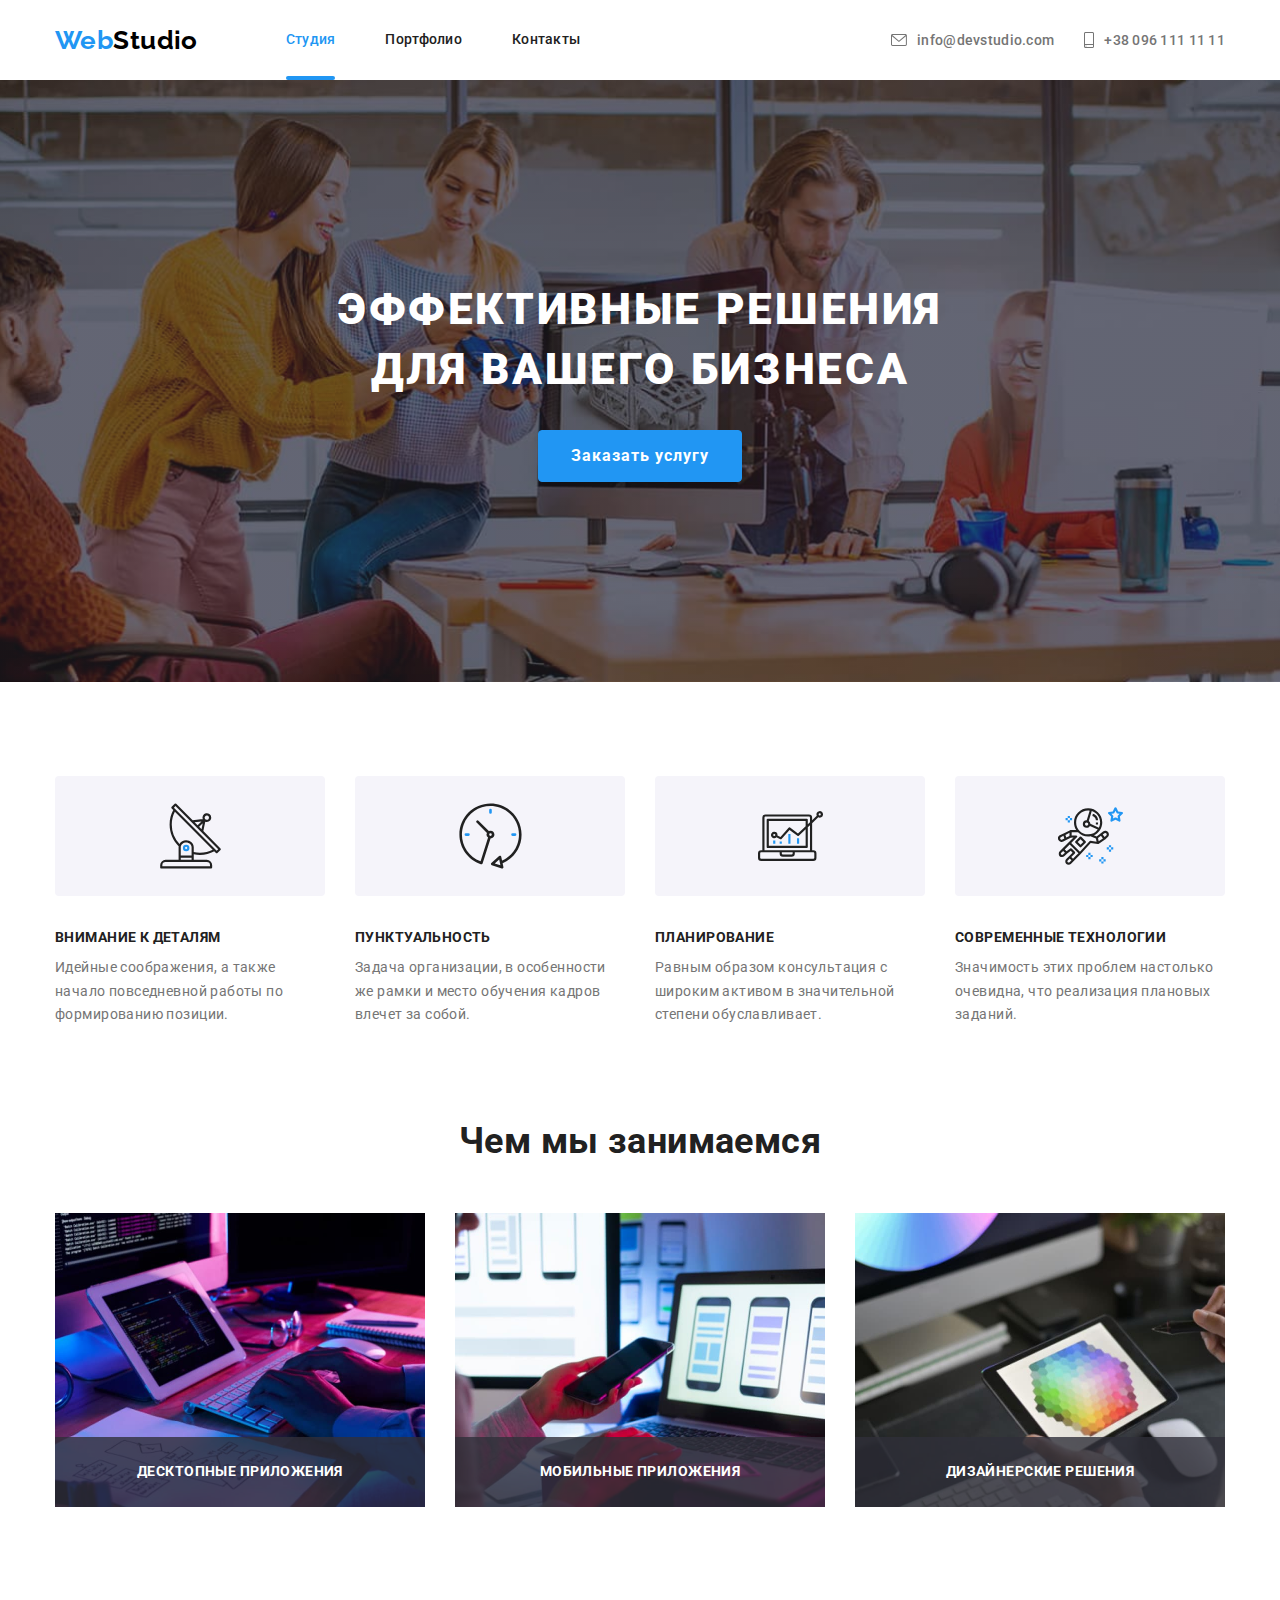
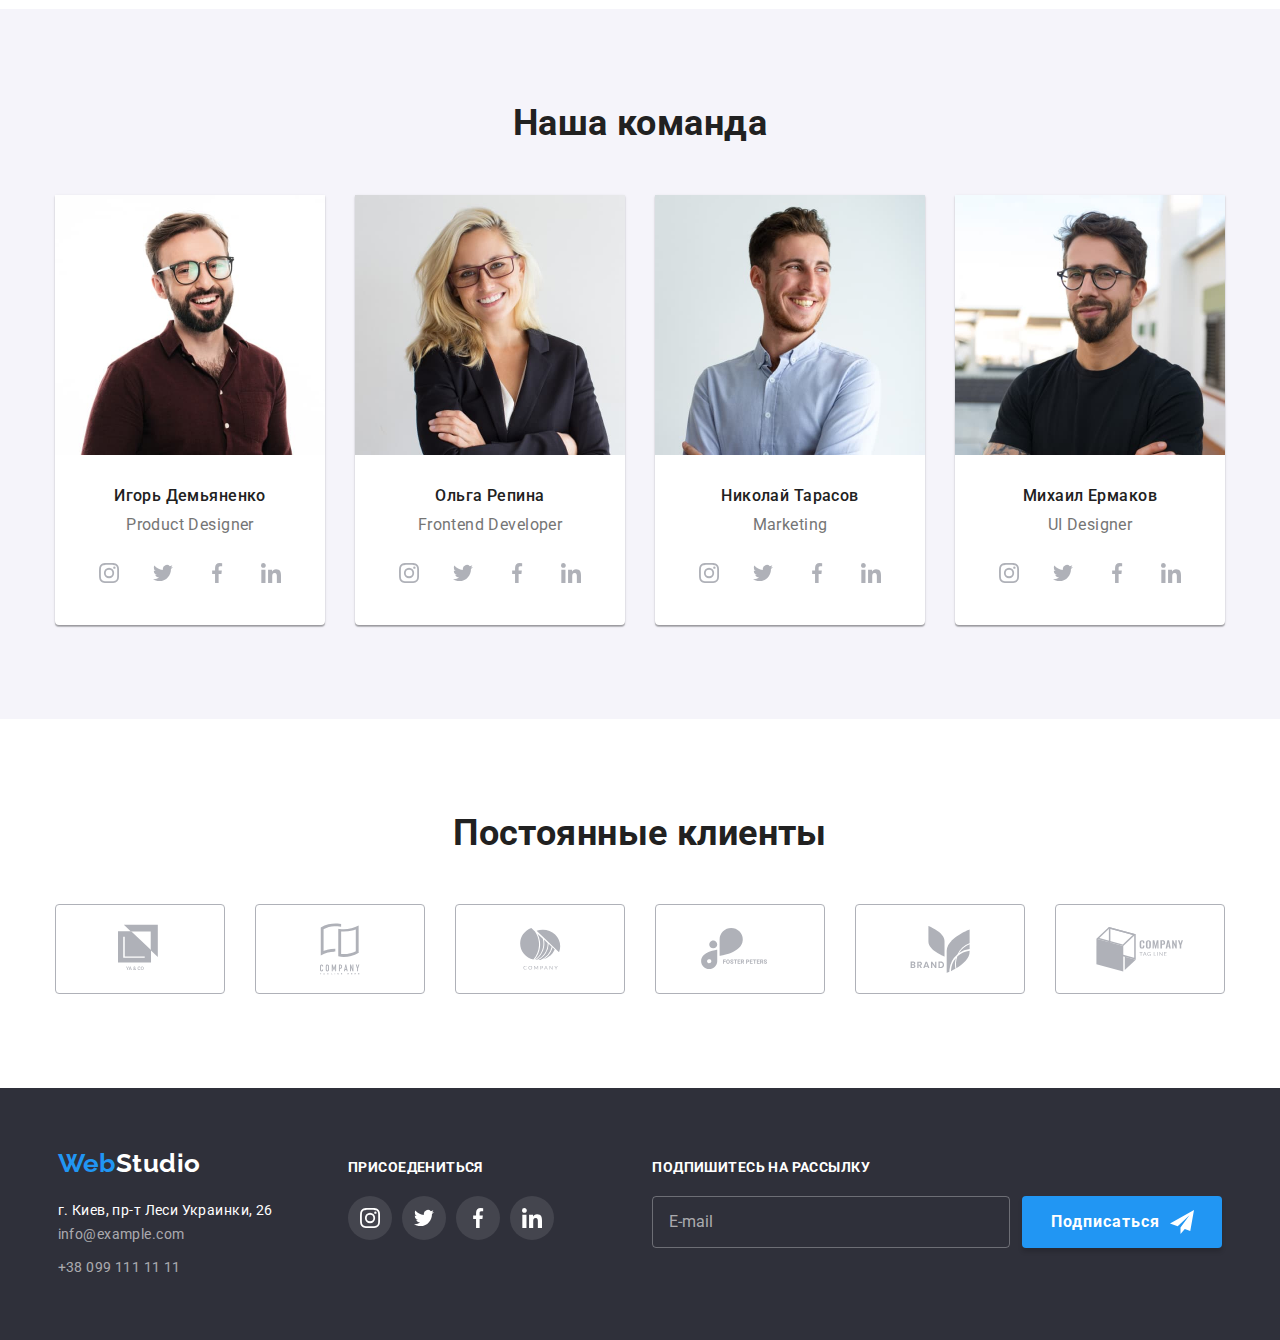
<file: index.html>
<!DOCTYPE html>
<html lang="en">

<head>
  <meta charset="UTF-8" />
  <meta name="viewport" content="width=device-width, initial-scale=1.0" />
  <link rel="stylesheet"
    href="https://cdnjs.cloudflare.com/ajax/libs/modern-normalize/1.0.0/modern-normalize.min.css" />
  <link rel="preconnect" href="https://fonts.gstatic.com" />
  <link
    href="https://fonts.googleapis.com/css2?family=Raleway:wght@700&family=Roboto:ital,wght@0,400;0,500;0,900;1,700&display=swap"
    rel="stylesheet" />
  <link rel="stylesheet" href="./css/main.min.css"/>
  <title>Home work</title>
</head>

<body>
  <header class="header index-no-line">
    <!--NAVIGATION-->
    <div class="container">
      <nav class="navigation">
        <a href="./index.html" class="webstudio">Web<span class="studio">Studio</span></a>
        <!-- Mobile menu  -->
        <button type="button" class="mobile-menu-button is-open" aria-expanded="false"
        data-menu-button aria-controls="menu-container">
          <svg 
          width="40" 
          height="40" 
          aria-label="Переключатель мобильного меню" class="mobile-button-icon">
            <use class="icon-close-menu" href="./img/sprite.svg#icon-close-menu"></use>
            <use class="icon-menu-line" href="./img/sprite.svg#icon-menu-line"></use>
          </svg>
        </button>
        <div class="mobile-menu mobile-menu-480" id="menu-container" data-menu>

          <ul class="nav-list list mobile-menu-list">
            <li class="mobile-menu-item mobile-menu-item-320">
              <a href="./index.html" lang="ru" class="navlink current">Студия</a>
            </li>
            <li class="mobile-menu-item mobile-menu-item-320">
              <a href="./portfolio.html" lang="ru" class="navlink">Портфолио</a>
            </li>
            <li class="mobile-menu-item mobile-menu-item-320">
              <a href="#" lang="ru" class="navlink">Контакты</a>
            </li>
          </ul>
          <div class="div">
          <ul class="nav-list-info list mobile-menu-list">
            
            <li class="mobile-item-contact mobile-item-contact-320">
              <a href="tel:+380961111111" class="mobile-link-contact">
                
                +38 096 111 11 11
              </a>
            </li>
            <li class="nav-item-info mobile-item-contact-320">
              <a href="mailto:info@devstudio.com" class="mobile-link-contact">
            
                info@devstudio.com</a>
            </li>
          </ul>
          <ul class="mobile-social-list list">
            <li class="mobile-social-item">
              <a href="#" class="mobile-social-link">Instagram</a>
            </li>
            <li class="mobile-social-item">
              <a href="#" class="mobile-social-link">Twitter</a>
            </li>
            <li class="mobile-social-item">
              <a href="#" class="mobile-social-link">Facebook</a>
            </li>
            <li class="mobile-social-item">
              <a href="#" class="mobile-social-link line-none">Linkedin</a>
            </li>
          </ul>
</div>
        </div>
            <!-- END MOBILE MENU -->
        <ul class="nav-list list header-list-mobile-none">
          <li class="nav-item">
            <a href="./index.html" lang="ru" class="navlink current">Студия</a>
          </li>
          <li class="nav-item">
            <a href="./portfolio.html" lang="ru" class="navlink">Портфолио</a>
          </li>
          <li class="nav-item">
            <a href="#" lang="ru" class="navlink">Контакты</a>
          </li>
        </ul>
      </nav>
      <ul class="nav-list-info list header-list-mobile-none">
        <li class="nav-item-info info-mail">
          <a href="mailto:info@devstudio.com" class="nav-info mail">
            <svg width="16" height="12" class="icon-envelope">
              <use href="./img/sprite.svg#icon-envelope"></use>
            </svg>
            info@devstudio.com</a>
        </li>
        <li class="nav-item-info">
          <a href="tel:+380961111111" class="nav-info">
            <svg width="10" height="16" class="icon-smartphone">
              <use href="./img/sprite.svg#icon-smartphone"></use>
            </svg>
            +38 096 111 11 11
          </a>
        </li>
      </ul>
    </div>
  </header>
  <main>
    <!--HERO-->
    <section class="main-hero">
      <div class="container hero">
        <div class="title-button">
          <h1 lang="ru" class="title-hero">
            ЭФФЕКТИВНЫЕ РЕШЕНИЯ ДЛЯ ВАШЕГО БИЗНЕСА
          </h1>
          <button type="button" lang="ru" class="hero-button" data-modal-open>
            Заказать услугу
          </button>
        </div>
      </div>
    </section>
    <!--CAPABILITIES-->
    <section class="capabilities">
      <div class="container">
        <h2 class="visually-hidden">Наши возможности</h2>
        <ul class="capabilities-list list">
          <li class="capabilities-item">
            <div class="icon-division">
              <svg width="65" height="70" class="icon-antenna">
                <use href="./img/sprite.svg#icon-antenna"></use>
              </svg>
            </div>
            <h3 lang="ru" class="capabilities-title">Внимание к деталям</h3>
            <p lang="ru">
              Идейные соображения, а также начало повседневной работы по
              формированию позиции.
            </p>
          </li>
          <li class="capabilities-item">
            <div class="icon-division">
              <svg width="65" height="70" class="icon-clock">
                <use href="./img/sprite.svg#icon-clock"></use>
              </svg>
            </div>
            <h3 lang="ru" class="capabilities-title">Пунктуальность</h3>
            <p lang="ru">
              Задача организации, в особенности же рамки и место обучения
              кадров влечет за собой.
            </p>
          </li>
          <li class="capabilities-item">
            <div class="icon-division">
              <svg width="65" height="70" class="icon-antenna">
                <use href="./img/sprite.svg#icon-diagram"></use>
              </svg>
            </div>
            <h3 lang="ru" class="capabilities-title">Планирование</h3>
            <p lang="ru">
              Равным образом консультация с широким активом в значительной
              степени обуславливает.
            </p>
          </li>
          <li class="capabilities-item">
            <div class="icon-division">
              <svg width="65" height="70" class="icon-astronaut">
                <use href="./img/sprite.svg#icon-astronaut"></use>
              </svg>
            </div>
            <h3 lang="ru" class="capabilities-title">
              Современные технологии
            </h3>
            <p lang="ru">
              Значимость этих проблем настолько очевидна, что реализация
              плановых заданий.
            </p>
          </li>
        </ul>
      </div>
    </section>
    <!--OUR OCCUPATION-->
    <section class="occupation">
      <div class="container">
        <h2 lang="ru" class="occupation-title">Чем мы занимаемся</h2>
        <ul class="occupation-list list">
          <li class="occupation-item">
            <div class="image-discription">
              <img src="./img/occupation/keyboard@2x.jpg" width="370" alt="клавиатура" />
              <div class="text-division">
                <p class="occupation-text">Десктопные приложения</p>
              </div>
            </div>
          </li>
          <li class="occupation-item">
            <div class="image-discription">
              <img src="./img/occupation/tele@2x.jpg" width="370" alt="телефон" />
              <div class="text-division">
                <p class="occupation-text">Мобильные приложения</p>
              </div>
            </div>
          </li>
          <li class="occupation-item">
            <div class="image-discription">
              <img src="./img/occupation/display@2x.jpg" width="370" alt="монитор" />
              <div class="text-division">
                <p class="occupation-text">Дизайнерские решения</p>
              </div>
            </div>
          </li>
        </ul>
      </div>
    </section>
    <!--OUR TEAM-->
    <section class="team">
      <div class="container">
        <h2 lang="ru" class="team-title">Наша команда</h2>
        <ul class="team-list list">
          <li class="team-list-item">
            <img srcset="./img/ourTeam/igor-270.jpg 270w,
                        ./img/ourTeam/igor-540.jpg 540w" 
                        src="./img/igor.jpg" alt="игорь" 
                        sizes="(min-width:1200px) 25vw, (min-width:768px) 50vw, 100vw"
            />
            <div class="name-position">
              <h3 lang="ru" class="team-member-name">Игорь Демьяненко</h3>
              <p lang="ru" class="team-member-position">Product Designer</p>
              <ul class="list-network list">
                <li class="item-network">
                  <a href="#" class="link-network">
                    <svg width="20" height="20" class="icon-network">
                      <use href="./img/sprite.svg#icon-instagram"></use>
                    </svg>
                  </a>
                </li>
                <li class="item-network">
                  <a href="#" class="link-network">
                    <svg width="20" height="20" class="icon-network">
                      <use href="./img/sprite.svg#icon-twitter"></use>
                    </svg>
                  </a>
                </li>
                <li class="item-network">
                  <a href="#" class="link-network">
                    <svg width="20" height="20" class="icon-network">
                      <use href="./img/sprite.svg#icon-facebook"></use>
                    </svg>
                  </a>
                </li>
                <li class="item-network">
                  <a href="#" class="link-network">
                    <svg width="20" height="20" class="icon-network">
                      <use href="./img/sprite.svg#icon-linkedin"></use>
                    </svg>
                  </a>
                </li>
              </ul>
            </div>
          </li>
          <li class="team-list-item">
            <img srcset="./img/ourTeam/Olga-270.jpg 270w,
                                    ./img/ourTeam/olga-540.jpg 540w" src="./img/Olga-270.jpg" alt="Ольга"
              sizes="(min-width:1200px) 25vw, (min-width:768px) 50vw, 100vw" />
            <div class="name-position">
              <h3 lang="ru" class="team-member-name">Ольга Репина</h3>
              <p lang="ru" class="team-member-position">Frontend Developer</p>
              <ul class="list-network list">
                <li class="item-network">
                  <a href="#" class="link-network">
                    <svg width="20" height="20" class="icon-network">
                      <use href="./img/sprite.svg#icon-instagram"></use>
                    </svg>
                  </a>
                </li>
                <li class="item-network">
                  <a href="#" class="link-network">
                    <svg width="20" height="20" class="icon-network">
                      <use href="./img/sprite.svg#icon-twitter"></use>
                    </svg>
                  </a>
                </li>
                <li class="item-network">
                  <a href="#" class="link-network">
                    <svg width="20" height="20" class="icon-network">
                      <use href="./img/sprite.svg#icon-facebook"></use>
                    </svg>
                  </a>
                </li>
                <li class="item-network">
                  <a href="#" class="link-network">
                    <svg width="20" height="20" class="icon-network">
                      <use href="./img/sprite.svg#icon-linkedin"></use>
                    </svg>
                  </a>
                </li>
              </ul>
            </div>
          </li>
          <li class="team-list-item">
            <img srcset="./img/ourTeam/Nikolay-270.jpg 270w,
                                    ./img/ourTeam/nikolay-540.jpg 540w" src="./img/Nikolay-270.jpg" alt="Николай"
              sizes="(min-width:1200px) 25vw, (min-width:768px) 50vw, 100vw" />
            <div class="name-position">
              <h3 lang="ru" class="team-member-name">Николай Тарасов</h3>
              <p class="team-member-position">Marketing</p>
              <ul class="list-network list">
                <li class="item-network">
                  <a href="#" class="link-network">
                    <svg width="20" height="20" class="icon-network">
                      <use href="./img/sprite.svg#icon-instagram"></use>
                    </svg>
                  </a>
                </li>
                <li class="item-network">
                  <a href="#" class="link-network">
                    <svg width="20" height="20" class="icon-network">
                      <use href="./img/sprite.svg#icon-twitter"></use>
                    </svg>
                  </a>
                </li>
                <li class="item-network">
                  <a href="#" class="link-network">
                    <svg width="20" height="20" class="icon-network">
                      <use href="./img/sprite.svg#icon-facebook"></use>
                    </svg>
                  </a>
                </li>
                <li class="item-network">
                  <a href="#" class="link-network">
                    <svg width="20" height="20" class="icon-network">
                      <use href="./img/sprite.svg#icon-linkedin"></use>
                    </svg>
                  </a>
                </li>
              </ul>
            </div>
          </li>
          <li class="team-list-item">
            <img srcset="./img/ourTeam/Mihail-270.jpg 270w,
                                    ./img/ourTeam/Mihail-540.jpg 540w" src="./img/Mihail-270.jpg" alt="Михаил"
              sizes="(min-width:1200px) 25vw, (min-width:768px) 50vw, 100vw" />
            <div class="name-position">
              <h3 lang="ru" class="team-member-name">Михаил Ермаков</h3>
              <p class="team-member-position">UI Designer</p>
              <ul class="list-network list">
                <li class="item-network">
                  <a href="#" class="link-network">
                    <svg width="20" height="20" class="icon-network">
                      <use href="./img/sprite.svg#icon-instagram"></use>
                    </svg>
                  </a>
                </li>
                <li class="item-network">
                  <a href="#" class="link-network">
                    <svg width="20" height="20" class="icon-network">
                      <use href="./img/sprite.svg#icon-twitter"></use>
                    </svg>
                  </a>
                </li>
                <li class="item-network">
                  <a href="#" class="link-network">
                    <svg width="20" height="20" class="icon-network">
                      <use href="./img/sprite.svg#icon-facebook"></use>
                    </svg>
                  </a>
                </li>
                <li class="item-network">
                  <a href="#" class="link-network">
                    <svg width="20" height="20" class="icon-network">
                      <use href="./img/sprite.svg#icon-linkedin"></use>
                    </svg>
                  </a>
                </li>
              </ul>
            </div>
          </li>
        </ul>
      </div>
    </section>
    <!-- ====================CLIENTS============ -->
    <section class="clients">
      <div class="container">
        <h2 class="team-title">Постоянные клиенты</h2>
        <ul class="list-clients list">
          <li class="item-clients">
            <a href="#" class="link-clients">
              <svg width="44" height="50" class="icon-clients">
                <use href="./img/sprite.svg#icon-yago"></use>
              </svg>
            </a>
          </li>
          <li class="item-clients">
            <a href="#" class="link-clients">
              <svg width="40" height="52" class="icon-clients">
                <use href="./img/sprite.svg#icon-tagline"></use>
              </svg>
            </a>
          </li>
          <li class="item-clients">
            <a href="#" class="link-clients">
              <svg width="41" height="42" class="icon-clients">
                <use href="./img/sprite.svg#icon-company"></use>
              </svg>
            </a>
          </li>
          <li class="item-clients">
            <a href="#" class="link-clients">
              <svg width="79" height="42" class="icon-clients">
                <use href="./img/sprite.svg#icon-foster"></use>
              </svg>
            </a>
          </li>
          <li class="item-clients">
            <a href="#" class="link-clients">
              <svg width="60" height="47" class="icon-clients">
                <use href="./img/sprite.svg#icon-brand"></use>
              </svg>
            </a>
          </li>
          <li class="item-clients">
            <a href="#" class="link-clients">
              <svg width="88" height="45" class="icon-clients">
                <use href="./img/sprite.svg#icon-comtag"></use>
              </svg>
            </a>
          </li>
        </ul>
      </div>
    </section>
  </main>      
  <!-- FOOTER -->
  <footer class="footer">
    <div class="container">
      <div class="studio-adress">
        <a href="./index.html" class="webstudio footer-logo">Web<span class="footer-studio">Studio</span></a>
        <address class="address">
          <p class="company-address">г. Киев, пр-т Леси Украинки, 26</p>
          <ul class="footer-list list">
            <li class="address-list-item">
              <a href="mailto:info@example.com" class="contact-info">info@example.com</a>
            </li>
            <li class="address-list-item">
              <a href="tel:+380991111111" class="contact-info">+38 099 111 11 11</a>
            </li>
          </ul>
        </address>
      </div>
      <div class="join">
        <h3 class="join-title">присоедениться</h3>
        <ul class="list-join list">
          <li class="item-join">
            <a href="#" class="link-join">
              <svg width="20" height="20" class="join-network">
                <use href="./img/sprite.svg#icon-instagram"></use>
              </svg>
            </a>
          </li>
          <li class="item-join">
            <a href="#" class="link-join">
              <svg width="20" height="20" class="join-network">
                <use href="./img/sprite.svg#icon-twitter"></use>
              </svg>
            </a>
          </li>
          <li class="item-join">
            <a href="#" class="link-join">
              <svg width="20" height="20" class="join-network">
                <use href="./img/sprite.svg#icon-facebook"></use>
              </svg>
            </a>
          </li>
          <li class="item-join">
            <a href="#" class="link-join">
              <svg width="20" height="20" class="join-network">
                <use href="./img/sprite.svg#icon-linkedin"></use>
              </svg>
            </a>
          </li>
        </ul>
      </div>
      <div class="subscribe-div">
        <h3 class="join-title">Подпишитесь на рассылку</h3>
        <form class="form-subscribe">
          <input type="email" name="email" placeholder="E-mail" class="subscribe-input">
          <button type="submit" class="subscribe-button">Подписаться
            <svg width="24" height="24" class="icon-plaine">
              <use href="./img/sprite.svg#icon-plaine"></use>
            </svg>

          </button>
        </form>
      </div>
    </div>
  </footer>
  <!-- BACK-PAGE -->
  <div class="back-page is-hidden" data-modal>
    <div class="modal">
        <button type="button" class="modal-button" data-modal-close>
          <svg width="11" height="11">
            <use href="./img/sprite.svg#icon-Vector"></use>
          </svg>

        </button>
      
      <div class="form-blank">
        <h2 class="form-title">Оставьте свои данные, мы вам перезвоним</h2>
        <form class="form-blank">

          <label class="label-blank" for="name-input">Имя</label>
          <div class="relative-input">
            <input type="text" name="name" class="blank-input" id="name-input">
            <svg width="18" height="18" class="icon-blank">
              <use href="./img/sprite.svg#icon-person">
              </use>
            </svg>
          </div>


          <label class="label-blank" for="tel-input">Телефон</label>
          <div class="relative-input">
            <input type="tel" name="tel" class="blank-input" id="tel-input">
            <svg width="18" height="18" class="icon-blank">
              <use href="./img/sprite.svg#icon-phone-black"></use>
            </svg>
          </div>

          <label class="label-blank" for="email-input">Почта</label>
          <div class="relative-input">
            <input type="email" name="email" class="blank-input" id="email-input">
            <svg width="18" height="18" class="icon-blank">
              <use href="./img/sprite.svg#icon-email-black"></use>
            </svg>
          </div>


          <label for="textarea" class="label-blank">Комментарий</label>
          <textarea name="area" id="textarea" class="text-area" placeholder="Введите текст"></textarea>
          <div class="policy-div">
            <input type="checkbox" name="policy" class="checkbox-policy" id="policy-label">
            <label class="policy-label" for="policy-label">
              Соглашаюсь с рассылкой и принимаю
              <a href="#" class="policy-link">Условия договора</a>
            </label>
          </div>
          <button type="submit" class="button-blank">Отправить</button>
        </form>

      </div>
    </div>
  </div>

  <script src="./js/modal.js"></script>
  <script src="./js/menu.js"></script>
</body>

</html>
</file>
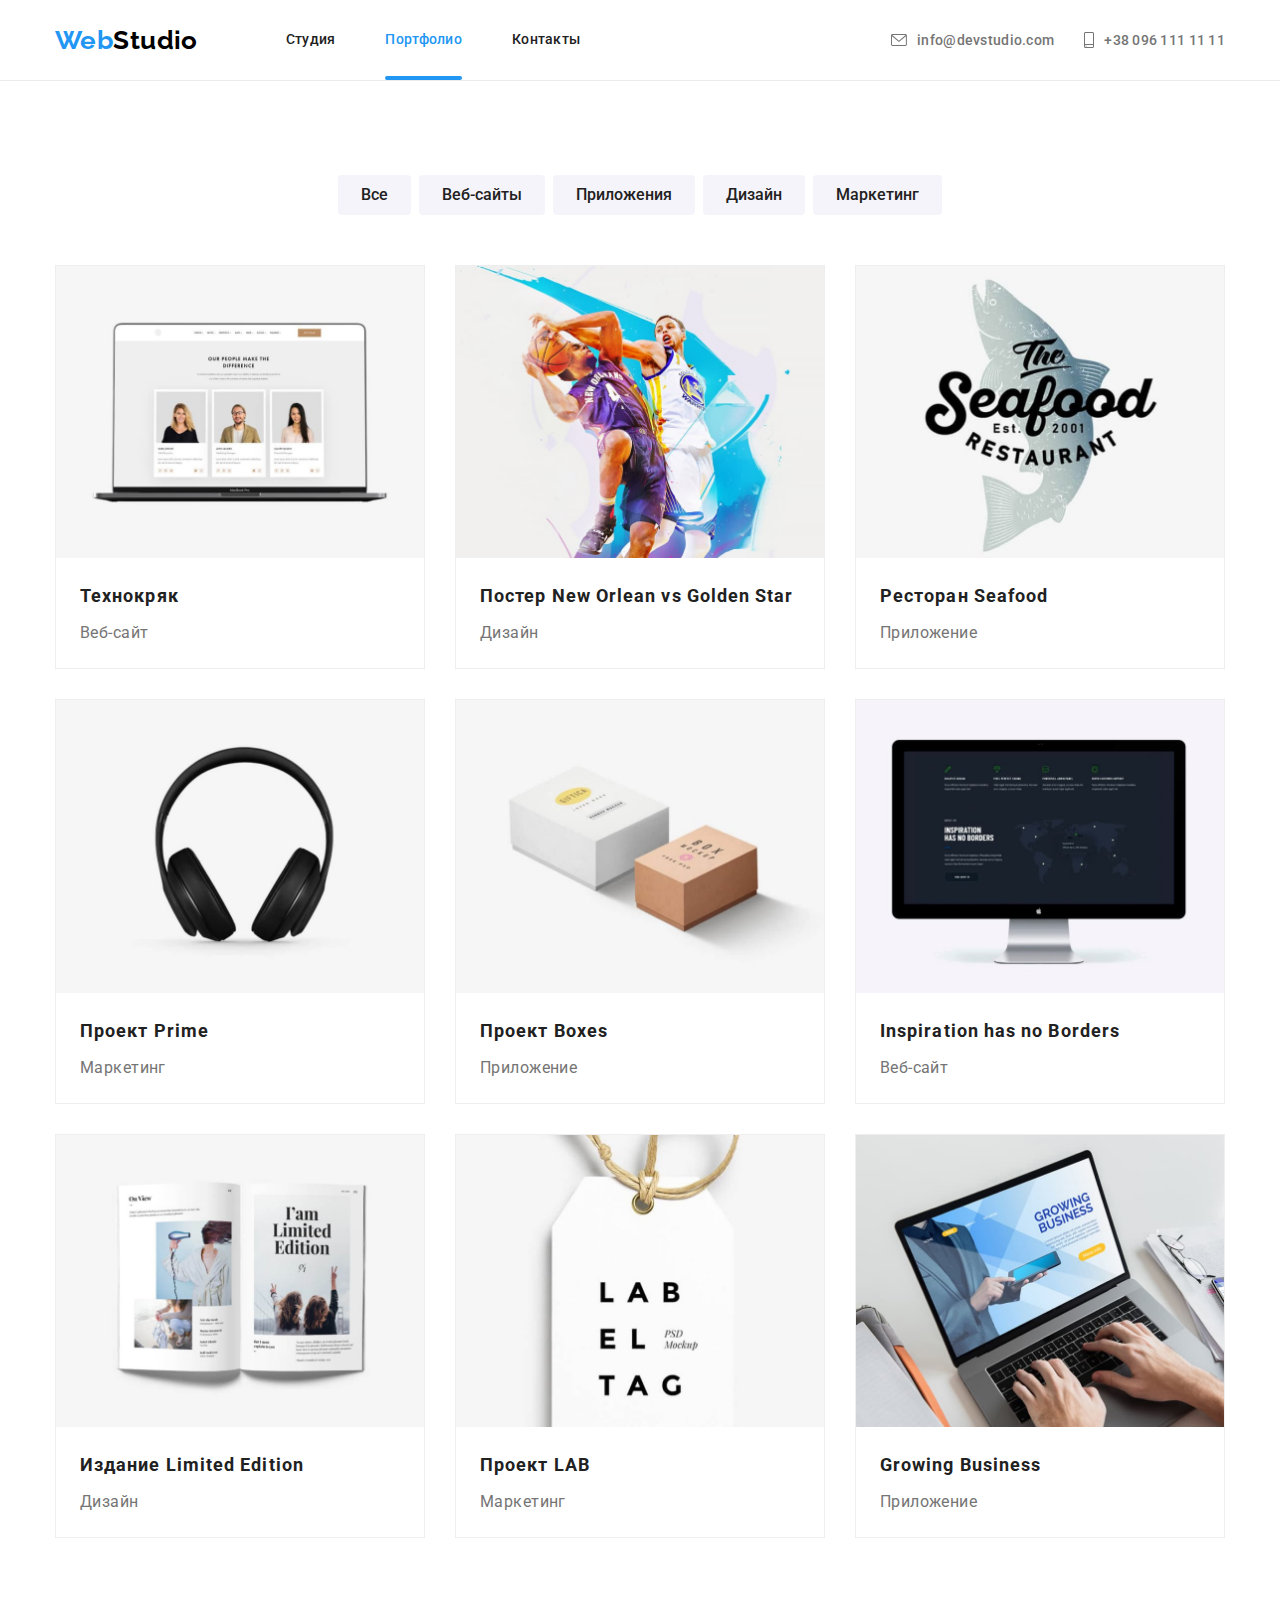
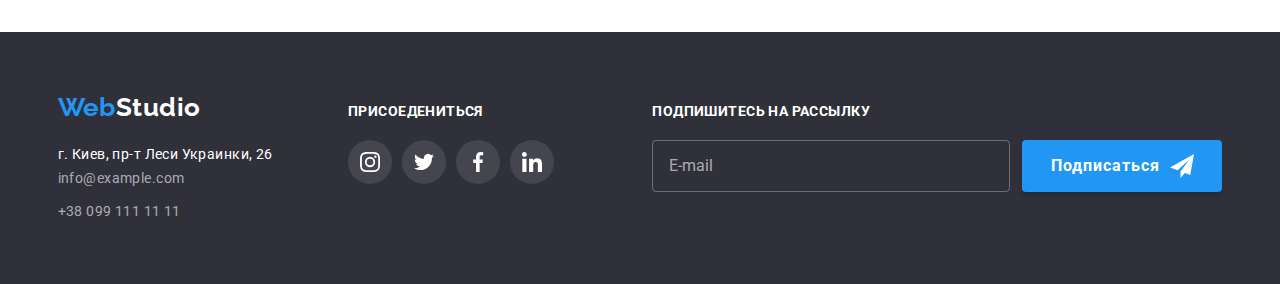
<file: portfolio.html>
<!DOCTYPE html>
<html lang="en">
  <head>
    <meta charset="UTF-8" />
    <meta name="viewport" content="width=device-width, initial-scale=1.0" />
    <link
      rel="stylesheet"
      href="https://cdnjs.cloudflare.com/ajax/libs/modern-normalize/1.0.0/modern-normalize.min.css"
    />
    <link rel="preconnect" href="https://fonts.gstatic.com" />
    <link
      href="https://fonts.googleapis.com/css2?family=Raleway:wght@700&family=Roboto:ital,wght@0,400;0,500;0,900;1,700&display=swap"
      rel="stylesheet"
    />
    <link rel="stylesheet" href="./css/portfoliosPage.min.css" />
    <title>PORTFOLIO</title>
  </head>

  <body >
    <header class="header">
      <!--NAVIGATION-->
      <div class="container">
        <nav class="navigation">
          <a href="./index.html" class="webstudio"
            >Web<span class="studio">Studio</span></a
          >
          <!-- Mobile menu  -->
          <button type="button" class="mobile-menu-button is-open" aria-expanded="false" data-menu-button
            aria-controls="menu-container">
            <svg width="40" height="40" aria-label="Переключатель мобильного меню" class="mobile-button-icon">
              <use class="icon-close-menu" href="./img/sprite.svg#icon-close-menu"></use>
              <use class="icon-menu-line" href="./img/sprite.svg#icon-menu-line"></use>
            </svg>
          </button>
          <div class="mobile-menu" id="menu-container" data-menu>
          
            <ul class="nav-list list mobile-menu-list">
              <li class="mobile-menu-item">
                <a href="./index.html" lang="ru" class="navlink ">Студия</a>
              </li>
              <li class="mobile-menu-item">
                <a href="./portfolio.html" lang="ru" class="navlink current">Портфолио</a>
              </li>
              <li class="mobile-menu-item">
                <a href="#" lang="ru" class="navlink">Контакты</a>
              </li>
            </ul>
            <ul class="nav-list-info list mobile-menu-list">
          
              <li class="mobile-item-contact">
                <a href="tel:+380961111111" class="mobile-link-contact">
          
                  +38 096 111 11 11
                </a>
              </li>
              <li class="nav-item-info">
                <a href="mailto:info@devstudio.com" class="mobile-link-contact">
          
                  info@devstudio.com</a>
              </li>
            </ul>
            <ul class="mobile-social-list list">
              <li class="mobile-social-item">
                <a href="#" class="mobile-social-link">Instagram</a>
              </li>
              <li class="mobile-social-item">
                <a href="#" class="mobile-social-link">Twitter</a>
              </li>
              <li class="mobile-social-item">
                <a href="#" class="mobile-social-link">Facebook</a>
              </li>
              <li class="mobile-social-item">
                <a href="#" class="mobile-social-link line-none">Linkedin</a>
              </li>
            </ul>
          
          </div>
          <!-- END MOBILE MENU -->
          <ul class="nav-list list header-list-mobile-none">
            <li class="nav-item">
              <a href="./index.html" lang="ru" class="navlink">Студия</a>
            </li>
            <li class="nav-item">
              <a href="./portfolio.html" lang="ru" class="navlink current"
                >Портфолио</a
              >
            </li>
            <li class="nav-item">
              <a href="#" lang="ru" class="navlink">Контакты</a>
            </li>
          </ul>
        </nav>
        <ul class="nav-list-info list header-list-mobile-none">
          <li class="nav-item-info info-mail">
            <a href="mailto:info@devstudio.com" class="nav-info mail">
              <svg width="16" height="12" class="icon-envelope">
                <use href="./img/sprite.svg#icon-envelope"></use>
              </svg>
              info@devstudio.com</a
            >
          </li>
          <li class="nav-item-info">
            <a href="tel:+380961111111" class="nav-info">
              <svg width="10" height="16" class="icon-smartphone">
                <use href="./img/sprite.svg#icon-smartphone"></use>
              </svg>
              +38 096 111 11 11
            </a>
          </li>
        </ul>
      </div>
    </header>
    <main>
      <!-- GALLERY -->
      <section class="gallery">
        <div class="container">
          <!-- BUTTON GALLERY -->
          <ul class="button-list list">
            <li class="button-items">
              <button type="button" class="portfolio-button">Все</button>
            </li>
            <li class="button-items">
              <button type="button" class="portfolio-button">Веб-сайты</button>
            </li>
            <li class="button-items">
              <button type="button" class="portfolio-button">Приложения</button>
            </li>
            <li class="button-items">
              <button type="button" class="portfolio-button">Дизайн</button>
            </li>
            <li class="button-items">
              <button type="button" class="portfolio-button">Маркетинг</button>
            </li>
          </ul>
          <!-- =============CARD LIST=========== -->
          <div class="card-division">
          <ul class="portfolio-card-list list">
            <li class="portfolio-card-item ">
              <a href="#" class="portfolio-link">
                <div class="portfoilio-card-img">
                <img
                  srcset="./img/portfolio/laptop-370.jpg 370w, 
                          ./img/portfolio/laptop-740.jpg 740w" 
                  src="./img/portfolio/laptop-340.jpg"
                  alt="ноутбук"
                  sizes="(min-width:1200px) 35vw, (min-width:768px) 50vw, 100vw"
                />
                <div class="card-overlay">
                  <p class="overlay-text">Технокряк это современная площадка распространения коронавируса. Компании используют эту платформу для цифрового
                  шпионажа и атак на защищённые сервера конкурентов.</p>
                </div>
                </div>
                <div class="card-title-text">
                  <h2 class="card-title">Технокряк</h2>
                  <p class="card-text">Веб-сайт</p>
                </div></a
              >
            </li>
            <li class="portfolio-card-item">
              <a href="#" class="portfolio-link">
                <div class="portfoilio-card-img">
                <img srcset="./img/portfolio/basketball-370.jpg 370w, 
                             ./img/portfolio/basketball-740.jpg 740w" 
                        src="./img/portfolio/basketball-340.jpg" alt="баскетбол"
                  sizes="(min-width:1200px) 35vw, (min-width:768px) 50vw, 100vw" />
                <div class="card-overlay">
                  <p class="overlay-text">Технокряк это современная площадка распространения коронавируса. Компании используют эту
                    платформу для цифрового
                    шпионажа и атак на защищённые сервера конкурентов.</p>
                </div>
                </div>
                <div class="card-title-text">
                  <h2 class="card-title">Постер New Orlean vs Golden Star</h2>
                  <p class="card-text">Дизайн</p>
                </div></a
              >
            </li>
            <li class="portfolio-card-item">
              <a href="#" class="portfolio-link">
                <div class="portfoilio-card-img">
              <img srcset="./img/portfolio/seafood-370.jpg 370w,
                           ./img/portfolio/seafood-740.jpg 740w" 
                           src="./img/portfolio/seafood-370.jpg"
                           alt="баскетбол" 
                           sizes="(min-width:1200px) 35vw, (min-width:768px) 50vw, 100vw" />
                <div class="card-overlay">
                  <p class="overlay-text">Технокряк это современная площадка распространения коронавируса. Компании используют эту
                    платформу для цифрового
                    шпионажа и атак на защищённые сервера конкурентов.</p>
                </div>
                </div>
                <div class="card-title-text">
                  <h2 class="card-title">Ресторан Seafood</h2>
                  <p class="card-text">Приложение</p>
                </div></a
              >
            </li>
            <li class="portfolio-card-item">
              <a href="#" class="portfolio-link">
                <div class="portfoilio-card-img">
                <img srcset="./img/portfolio/headphones-370.jpg 370w,
                  ./img/portfolio/headphones-740.jpg 740w" src="./img/portfolio/headphones-370.jpg" alt="наушники"
                  sizes="(min-width:1200px) 35vw, (min-width:768px) 50vw, 100vw" />
                <div class="card-overlay">
                  <p class="overlay-text">Технокряк это современная площадка распространения коронавируса. Компании используют эту
                    платформу для цифрового
                    шпионажа и атак на защищённые сервера конкурентов.</p>
                </div>
                </div>
                <div class="card-title-text">
                  <h2 class="card-title">Проект Prime</h2>
                  <p class="card-text">Маркетинг</p>
                </div></a
              >
            </li>
            <li class="portfolio-card-item">
              <a href="#" class="portfolio-link">
                <div class="portfoilio-card-img">
                <img srcset="./img/portfolio/box-370.jpg 370w,
                                  ./img/portfolio/box-740.jpg 740w" src="./img/portfolio/box-370.jpg" alt="коробки"
                  sizes="(min-width:1200px) 35vw, (min-width:768px) 50vw, 100vw" />
                <div class="card-overlay">
                  <p class="overlay-text">Технокряк это современная площадка распространения коронавируса. Компании используют эту
                    платформу для цифрового
                    шпионажа и атак на защищённые сервера конкурентов.</p>
                </div>
                </div>
                <div class="card-title-text">
                  <h2 class="card-title">Проект Boxes</h2>
                  <p class="card-text">Приложение</p>
                </div></a
              >
            </li>
            <li class="portfolio-card-item">
              <a href="#" class="portfolio-link">
                <div class="portfoilio-card-img">
                <img srcset="./img/portfolio/monitor-370.jpg 370w,
                                                  ./img/portfolio/monitor-740.jpg 740w" src="./img/portfolio/monitor-370.jpg" alt="монитор"
                  sizes="(min-width:1200px) 35vw, (min-width:768px) 50vw, 100vw" />
                <div class="card-overlay">
                  <p class="overlay-text">Технокряк это современная площадка распространения коронавируса. Компании используют эту
                    платформу для цифрового
                    шпионажа и атак на защищённые сервера конкурентов.</p>
                </div>
                </div>
                <div class="card-title-text">
                  <h2 class="card-title">Inspiration has no Borders</h2>
                  <p class="card-text">Веб-сайт</p>
                </div></a
              >
            </li>
            <li class="portfolio-card-item">
              <a href="#" class="portfolio-link">
                <div class="portfoilio-card-img">
                <img srcset="./img/portfolio/book-370.jpg 370w,
                             ./img/portfolio/book-740.jpg 740w"
                  src="./img/portfolio/book-370.jpg" alt="книга" 
                  sizes="(min-width:1200px) 35vw, (min-width:768px) 50vw, 100vw" />
                <div class="card-overlay">
                  <p class="overlay-text">Технокряк это современная площадка распространения коронавируса. Компании используют эту
                    платформу для цифрового
                    шпионажа и атак на защищённые сервера конкурентов.</p>
                </div>
                </div>
                <div class="card-title-text">
                  <h2 class="card-title">Издание Limited Edition</h2>
                  <p class="card-text">Дизайн</p>
                </div></a
              >
            </li>
            <li class="portfolio-card-item">
              <a href="#" class="portfolio-link">
                <div class="portfoilio-card-img">
                <img srcset="./img/portfolio/label-370.jpg 370w,
                             ./img/portfolio/label-740.jpg 740w" 
                             src="./img/portfolio/label-370.jpg" alt="лейбл"
                  sizes="(min-width:1200px) 35vw, (min-width:768px) 50vw, 100vw" />
                <div class="card-overlay">
                  <p class="overlay-text">Технокряк это современная площадка распространения коронавируса. Компании используют эту
                    платформу для цифрового
                    шпионажа и атак на защищённые сервера конкурентов.</p>
                </div>
                </div>
                <div class="card-title-text">
                  <h2 class="card-title">Проект LAB</h2>
                  <p class="card-text">Маркетинг</p>
                </div></a
              >
            </li>
            <li class="portfolio-card-item">
              <a href="#" class="portfolio-link">
                <div class="portfoilio-card-img">
                <img srcset="./img/portfolio/hands-370.jpg 370w,
                             ./img/portfolio/hands-740.jpg 740w" 
                        src="./img/portfolio/hands-370.jpg" alt="руки"
                  sizes="(min-width:1200px) 35vw, (min-width:768px) 50vw, 100vw" />
                <div class="card-overlay">
                  <p class="overlay-text">Технокряк это современная площадка распространения коронавируса. Компании используют эту
                    платформу для цифрового
                    шпионажа и атак на защищённые сервера конкурентов.</p>
                </div>
                </div>
                <div class="card-title-text">
                  <h2 class="card-title">Growing Business</h2>
                  <p class="card-text">Приложение</p>
                </div></a
              >
            </li>
          </ul>
        </div>
      </div>
      </section>
    </main>
    <!-- =============FOOTER========== -->
    <footer class="footer">
      <div class="container">
        <div class="studio-adress">
          <a href="./index.html" class="webstudio footer-logo"
            >Web<span class="footer-studio">Studio</span></a
          >
          <address class="address">
            <p class="company-address">г. Киев, пр-т Леси Украинки, 26</p>
            <ul class="footer-list list">
              <li class="address-list-item">
                <a href="mailto:info@example.com" class="contact-info"
                  >info@example.com</a
                >
              </li>
              <li class="address-list-item">
                <a href="tel:+380991111111" class="contact-info"
                  >+38 099 111 11 11</a
                >
              </li>
            </ul>
          </address>
        </div>
        <div class="join">
          <h3 class="join-title">присоедениться</h3>
          <ul class="list-join list">
            <li class="item-join">
              <a href="#" class="link-join">
                <svg width="20" height="20" class="join-network">
                  <use href="./img/sprite.svg#icon-instagram"></use>
                </svg>
              </a>
            </li>
            <li class="item-join">
              <a href="#" class="link-join">
                <svg width="20" height="20" class="join-network">
                  <use href="./img/sprite.svg#icon-twitter"></use>
                </svg>
              </a>
            </li>
            <li class="item-join">
              <a href="#" class="link-join">
                <svg width="20" height="20" class="join-network">
                  <use href="./img/sprite.svg#icon-facebook"></use>
                </svg>
              </a>
            </li>
            <li class="item-join">
              <a href="#" class="link-join">
                <svg width="20" height="20" class="join-network">
                  <use href="./img/sprite.svg#icon-linkedin"></use>
                </svg>
              </a>
            </li>
          </ul>
        </div>
        <div class="subscribe-div">
          <h3 class="join-title">Подпишитесь на рассылку</h3>
          <form class="form-subscribe">
            <input type="email" name="email" placeholder="E-mail" class="subscribe-input">
            <button type="submit" class="subscribe-button">Подписаться
              <svg width="24" height="24" class="icon-plaine">
                <use href="./img/sprite.svg#icon-plaine"></use>
              </svg>
        
            </button>
          </form>
        </div>
      </div>
    </footer>
    <script src="./js/menu.js"></script>
  </body>
</html>
</file>
<file: css/main.min.css>
body{font-family:"Roboto",sans-serif;font-style:normal;font-weight:400;font-size:14px;line-height:1.71;letter-spacing:0.03em;color:#757575;width:100%;max-width:100%;overflow-x:hidden}body.modal-open{overflow:hidden}.container{margin-left:auto;margin-right:auto;padding-left:15px;padding-right:15px}@media screen and (min-width: 480px){.container{width:480px;padding-left:15px;padding-right:15px}}@media screen and (min-width: 768px){.container{width:768px}}@media screen and (min-width: 1200px){.container{width:1200px}}ul,li,h1,h2,h3,a,p{margin:0;padding:0}img{max-width:100%;display:block;height:auto}.list{list-style:none}.visually-hidden{position:absolute;width:1px;height:1px;margin:-1px;border:0;padding:0;white-space:nowrap;clip-path:inset(100%);clip:rect(0 0 0 0);overflow:hidden}.footer-logo.webstudio{display:inline-block;margin-bottom:20px}@media screen and (max-width: 767px){.footer-logo.webstudio{padding:0;margin-left:0;margin-right:0}}@media screen and (max-width: 1200px){.footer-logo.webstudio{padding:0;margin-left:0;margin-right:0}}.footer-studio{color:#ffffff}@media screen and (max-width: 1199px){.subscribe-div{text-align:center}}.form-subscribe input::placeholder{color:rgba(255,255,255,0.6);font-size:16px;line-height:1.25}@media screen and (max-width: 480px){.form-subscribe{max-width:450px}}@media screen and (max-width: 1199px){.form-subscribe{display:flex;flex-direction:column;align-items:center}}@media screen and (min-width: 1200px){.form-subscribe{display:flex}}.subscribe-input{display:inline-block;padding:15px 0 15px 16px;background-color:transparent;margin-right:12px;font-size:16px;line-height:1.25;color:rgba(255,255,255,0.6);border:1px solid rgba(255,255,255,0.3);box-sizing:border-box;border-radius:4px}@media screen and (max-width: 480px){.subscribe-input{min-width:100%}}@media screen and (min-width: 481px){.subscribe-input{width:450px}}@media screen and (min-width: 1200px){.subscribe-input{width:358px}}@media screen and (max-width: 1199px){.subscribe-input{margin-bottom:20px}}.subscribe-button{display:inline-flex;align-items:center;min-width:200px;padding:10px 0 10px 29px;text-align:left;letter-spacing:0.06em;color:#ffffff;font-weight:700;font-size:16px;line-height:1.875;background:#2196f3;box-shadow:0px 4px 4px rgba(0,0,0,0.15);border-radius:4px;border:0;cursor:pointer}.icon-plaine{display:block;margin-left:10px}.back-page{position:fixed;top:0;left:0%;width:100%;height:100%;background:rgba(0,0,0,0.2);overflow-y:scroll;z-index:11}.back-page.is-hidden{opacity:0;pointer-events:none}.text-area{display:block;width:100%;height:120px;padding:12px 16px;margin-bottom:20px;margin-top:4px;outline:none;font-size:12px;line-height:1.16;letter-spacing:0.01em;border:1px solid rgba(33,33,33,0.2);border-radius:4px;resize:none;cursor:pointer}.text-area::placeholder{font-size:12px;line-height:1.16;letter-spacing:0.01em;color:rgba(117,117,117,0.5)}.text-area:focus{border-color:#2196f3}.button-blank{display:block;min-width:200px;padding:10px 55px;margin-left:auto;margin-right:auto;border-radius:4px;border:0;background:#2196f3;font-weight:700;font-size:16px;line-height:1.875;color:#ffffff;cursor:pointer;transition:box-shadow 250ms cubic-bezier(0.4, 0, 0.2, 1)}.button-blank:hover{box-shadow:0px 4px 4px rgba(0,0,0,0.15)}.webstudio{font-family:"Raleway",sans-serif;font-weight:700;font-size:26px;line-height:1.19;color:#2196f3;text-decoration:none;display:inline-block}@media screen and (max-width: 767px){.webstudio{padding-top:16px;padding-bottom:16px;margin-left:15px;margin-right:0}}.studio{color:#000}@media screen and (max-width: 380px){.mobile-menu.mobile-menu-480{padding:10px 0 10px 10px}}@media screen and (max-height: 380px){.mobile-menu.mobile-menu-480{padding:10px 0 10px 10px}}@media screen and (max-width: 767px){.mobile-menu{position:absolute;width:100vw;height:100vh;top:0;left:0;background-color:#ffffff;padding:48px 0 48px 40px;display:none;z-index:6}}@media screen and (min-width: 768px){.mobile-menu{display:none}}.mobile-menu.is-open{display:flex;flex-direction:column;justify-content:space-between}@media screen and (min-width: 768px){.mobile-menu-list{display:none}}@media screen and (max-width: 767px){.mobile-menu-list:first-child{margin-bottom:auto}}@media screen and (max-width: 767px){.current::after{display:none}}@media screen and (max-width: 767px){.mobile-menu-item:not(:last-child){margin-bottom:32px}}@media screen and (max-height: 479px){.mobile-menu-item-320.mobile-menu-item:not(:last-child){margin-bottom:0}}@media screen and (max-width: 767px){.navlink{font-weight:500;font-size:40px;line-height:47px;letter-spacing:0.02em}}.mobile-link-contact{transition:font-size 250ms cubic-bezier(0.4, 0, 0.2, 1),line-height 250ms cubic-bezier(0.4, 0, 0.2, 1),color 250ms cubic-bezier(0.4, 0, 0.2, 1)}@media screen and (max-width: 767px){.mobile-link-contact{text-decoration:none;font-weight:500;font-size:24px;line-height:1.166;letter-spacing:0.02em;color:#757575}}.mobile-link-contact:hover,.mobile-link-contact:focus{color:#2196f3;font-size:34px;line-height:1.176}@media screen and (max-height: 480px){.mobile-item-contact-320.mobile-item-contact:not(:last-child){margin-bottom:0}}@media screen and (max-width: 767px){.mobile-item-contact:not(:last-child){margin-bottom:32px}}@media screen and (max-height: 480px){.mobile-social-list.list{margin-top:0}}@media screen and (max-width: 767px){.mobile-social-list{display:flex;flex-wrap:wrap;justify-content:left;margin-top:64px}}@media screen and (min-width: 767px){.mobile-social-list{display:none}}.mobile-social-item:not(:last-child){margin-right:10px}@media screen and (max-width: 767px){.mobile-social-link{text-decoration:none;display:flex;align-items:center;font-weight:500;font-size:18px;line-height:1.222;letter-spacing:0.02em;color:#2196f3}}@media screen and (max-width: 767px){.mobile-social-link::after{content:"";display:inline-block;width:1px;height:22px;background-color:rgba(33,33,33,0.2);margin-left:10px}}@media screen and (max-width: 767px){.mobile-social-link.line-none::after{display:none}}@media screen and (max-width: 1200px){.capabilities{padding-top:60px;padding-bottom:60px}}@media screen and (min-width: 1200px){.capabilities{padding-top:94px;padding-bottom:47px}}@media screen and (max-width: 767px){.capabilities-list{display:flex;flex-direction:column}}@media screen and (min-width: 768px){.capabilities-list{display:flex;flex-wrap:wrap;margin:-15px}}@media screen and (min-width: 1200px){.capabilities-list{display:flex;flex-wrap:nowrap}}@media screen and (max-width: 767px){.capabilities-item{width:100%}}@media screen and (min-width: 768px){.capabilities-item{flex-basis:calc((100% - 2 * 30px) / 2);margin:15px}}@media screen and (max-width: 767px){.capabilities-item:not(:last-child){margin-bottom:30px}}.capabilities-title{font-weight:700;font-size:14px;line-height:1.14;text-transform:uppercase;color:#212121;display:inline-block;margin-bottom:10px}@media screen and (max-width: 767px){.capabilities-title{display:block;text-align:center}}.icon-division{height:120px;display:flex;justify-content:center;align-items:center;background-color:#f5f4fa;border-radius:4px;margin-bottom:30px}@media screen and (max-width: 767px){.icon-division{width:100%;height:120px}}@media screen and (max-width: 1199px){.clients{padding-top:60px;padding-bottom:60px}}@media screen and (min-width: 1200px){.clients{padding-top:94px;padding-bottom:94px}}@media screen and (max-width: 1199px){.list-clients{display:flex;flex-wrap:wrap;justify-content:center;margin:-15px}}@media screen and (min-width: 1200px){.list-clients{display:flex;justify-content:center}}.item-clients{width:170px;height:90px}@media screen and (max-width: 1199px){.item-clients{margin:15px}}@media screen and (min-width: 1200px){.item-clients:not(:last-child){margin-right:30px}}.link-clients{width:100%;height:100%;display:flex;border:1px solid #afb1b8;border-radius:4px;justify-content:center;align-items:center;transition:border-color 250ms cubic-bezier(0.4, 0, 0.2, 1)}.link-clients:hover,.link-clients:focus{border-color:#2196f3}.icon-clients{fill:#afb1b8;transition:fill 250ms cubic-bezier(0.4, 0, 0.2, 1)}.link-clients:hover .icon-clients,.link-clients:focus .icon-clients{fill:#2196f3}.footer{background-color:#2f303a;padding-top:60px;padding-bottom:60px}@media screen and (min-width: 768px){.footer .container{display:flex;flex-wrap:wrap;justify-content:space-around;align-items:baseline}}@media screen and (min-width: 1200px){.footer .container{display:flex;align-items:baseline}}@media screen and (max-width: 1199px){.studio-adress{text-align:center;margin-bottom:60px}}@media screen and (min-width: 1200px){.studio-adress{margin-right:70px}}@media screen and (max-width: 767px){.join{margin-bottom:60px}}@media screen and (max-width: 1199px){.join{text-align:center}}@media screen and (min-width: 1200px){.join{margin-right:93px}}@media screen and (max-width: 767px){.list-join{display:flex;justify-content:center}}@media screen and (min-width: 768px){.list-join{display:flex;justify-content:center}}.join-title{color:#ffffff;font-weight:700;font-size:14px;line-height:1.14;text-transform:uppercase;margin-bottom:20px}.item-join{width:44px;height:44px}.item-join:not(:last-child){margin-right:10px}.link-join{width:100%;height:100%;border-radius:50%;display:flex;background:rgba(255,255,255,0.1);justify-content:center;align-items:center;fill:#ffffff;transition:background-color 250ms cubic-bezier(0.4, 0, 0.2, 1)}.link-join:hover,.link-join:focus{background-color:#2196f3}.footer-list{font-style:normal}.company-address{color:#ffffff;font-style:normal}.contact-info{color:rgba(255,255,255,0.6);text-decoration:none;transition:color 250ms cubic-bezier(0.4, 0, 0.2, 1)}.contact-info:hover,.contact-info:focus{color:#2196f3}.address-list-item:not(:last-child){margin-bottom:9px}.header{border-bottom:1px solid #ececec}@media screen and (max-width: 767px){.header{position:relative}}@media screen and (min-width: 768px){.header .container{display:flex;align-items:center}}.mobile-menu-button{position:absolute;top:10px;right:15px;display:inline-block;border:0;background-color:transparent;z-index:10}@media screen and (min-width: 768px){.mobile-menu-button{display:none}}.mobile-menu-button:hover .mobile-button-icon,.mobile-menu-button:focus .mobile-button-icon{fill:#2196f3}.mobile-button-icon{transition:fill 250ms cubic-bezier(0.4, 0, 0.2, 1)}.mobile-menu-button .icon-menu-line{display:none}.mobile-menu-button.is-open .icon-menu-line{display:block}.mobile-menu-button.is-open .icon-close-menu{display:none}.header.index-no-line{border-bottom:0}@media screen and (max-width: 767px){.navigation{display:flex;align-items:center;justify-content:space-between}}@media screen and (min-width: 768px){.navigation{display:flex;align-items:center}}@media screen and (max-width: 767px){.header-list-mobile-none{display:none}}@media screen and (min-width: 768px){.header-list-mobile-none{display:flex;margin-left:88px}}@media screen and (min-width: 768px){.nav-list-info.header-list-mobile-none{display:flex;flex-direction:column;margin-left:auto}}@media screen and (min-width: 1200px){.nav-list-info.header-list-mobile-none{display:flex;flex-direction:row}}@media screen and (min-width: 1200px){.nav-item-info:not(:last-child){margin-right:30px}}.nav-item:not(:last-child){margin-right:50px}.nav-info{font-weight:500;font-size:14px;line-height:16px;letter-spacing:0.02em;color:inherit;fill:currentColor;text-decoration:none;transition:color 250ms cubic-bezier(0.4, 0, 0.2, 1)}.nav-info:hover,.nav-info:focus{color:#2196f3}@media screen and (min-width: 1200px){.nav-info{display:flex;align-items:center}}.icon-envelope,.icon-smartphone{display:inline-block;margin-right:10px}.navlink{display:inline-block;text-decoration:none;color:#212121;transition:color 250ms cubic-bezier(0.4, 0, 0.2, 1)}@media screen and (min-width: 768px){.navlink{font-weight:500;font-size:14px;line-height:1.14;letter-spacing:0.02em;padding-top:32px;padding-bottom:32px}}.navlink:hover,.navlink:focus{color:#2196f3}.current{position:relative;color:#2196f3}.current::after{position:absolute;left:0;bottom:0;border-radius:2px;content:"";width:100%;height:4px;background-color:#2196f3}.main-hero{margin-left:auto;margin-right:auto;background-color:#2f303a;background-size:cover;background-position:center;background-repeat:no-repeat;padding-top:118px;padding-bottom:118px}@media screen and (max-width: 480px){.main-hero{max-width:480px;background-image:linear-gradient(to right, rgba(47,48,58,0.4), rgba(47,48,58,0.4)),url(../img/hero/hero-480.jpg)}}@media screen and (max-width: 480px) and (min-resolution: 2dppx){.main-hero{max-width:480px;background-image:linear-gradient(to right, rgba(47,48,58,0.4), rgba(47,48,58,0.4)),url(../img/hero/hero-480-2x.jpg)}}@media screen and (min-width: 481px){.main-hero{max-width:768px;background-image:linear-gradient(to right, rgba(47,48,58,0.4), rgba(47,48,58,0.4)),url(../img/hero/hero-768.jpg)}}@media screen and (min-width: 481px) and (min-resolution: 2dppx){.main-hero{max-width:768px;background-image:linear-gradient(to right, rgba(47,48,58,0.4), rgba(47,48,58,0.4)),url(../img/hero/hero-768-2x.jpg)}}@media screen and (min-width: 1200px){.main-hero{max-width:1600px;padding-top:200px;padding-bottom:200px;background-image:linear-gradient(to right, rgba(47,48,58,0.4), rgba(47,48,58,0.4)),url(../img/hero/hero-1600.jpg)}}@media screen and (min-width: 1200px) and (min-resolution: 2dppx){.main-hero{max-width:1600px;background-image:linear-gradient(to right, rgba(47,48,58,0.4), rgba(47,48,58,0.4)),url(../img/hero/hero-1600-2x.jpg)}}.container.hero{text-align:center}@media screen and (max-width: 479px){.container.hero{width:100%;margin-left:auto;margin-right:auto}}@media screen and (max-width: 479px){.title-button{max-width:100%;margin-left:auto;margin-right:auto}}@media screen and (max-width: 1199px){.title-button{width:360px;margin-left:auto;margin-right:auto}}@media screen and (min-width: 1200px){.title-button{width:696px;margin-left:auto;margin-right:auto}}.title-hero{font-weight:900;letter-spacing:0.06em;text-transform:uppercase;color:#ffffff;margin-bottom:30px}@media screen and (max-width: 1199px){.title-hero{font-size:26px;line-height:1.615}}@media screen and (min-width: 1200px){.title-hero{font-size:44px;line-height:1.36}}.hero-button{background-color:#2196f3;color:#ffffff;font-weight:700;font-size:16px;line-height:1.875;cursor:pointer;display:inline-block;padding:10px 32px;text-align:center;letter-spacing:0.06em;min-width:200px;box-shadow:0px 4px 4px rgba(0,0,0,0.15);border-radius:4px;border:1px solid #2196f3}.modal{position:absolute;top:50%;left:50%;transform:translate(-50%, -50%);padding:43px 8px 37px 8px;background:#ffffff;box-shadow:0px 1px 3px rgba(0,0,0,0.12),0px 1px 1px rgba(0,0,0,0.14),0px 2px 1px rgba(0,0,0,0.2);border-radius:4px;z-index:11}@media screen and (max-width: 479px){.modal{width:96%}}@media screen and (min-width: 480px){.modal{width:450px}}@media screen and (min-width: 1200px){.modal{width:528px}}.form-blank{display:flex;flex-direction:column;margin-left:auto;margin-right:auto}@media screen and (max-width: 480px){.form-blank{width:100%}}@media screen and (min-width: 480px){.form-blank{width:370px}}@media screen and (min-width: 1200px){.form-blank{width:448px}}.form-title{font-weight:700;font-size:20px;line-height:1.15;color:var(--link-normal-color);margin-bottom:12px;text-align:center}.label-blank{font-size:12px;line-height:1.16;letter-spacing:0.01em}.blank-input{display:block;width:100%;font-size:12px;line-height:1.16;letter-spacing:0.01em;padding:14px 0 14px 42px;border:1px solid rgba(33,33,33,0.2);box-sizing:border-box;border-radius:4px;outline:none;cursor:pointer;transition:border-color 250ms cubic-bezier(0.4, 0, 0.2, 1)}.blank-input:focus{border-color:#2196f3}.relative-input{position:relative;width:100%;margin-bottom:10px;margin-top:4px}.icon-blank{position:absolute;display:block;top:50%;left:12px;transform:translateY(-50%);fill:#212121;transition:fill 250ms cubic-bezier(0.4, 0, 0.2, 1)}.blank-input:focus+.icon-blank{fill:#2196f3}.modal-button{position:absolute;top:8px;right:13px;display:flex;align-items:center;justify-content:center;width:30px;height:30px;background:#ffffff;border-radius:50%;border:1px solid rgba(0,0,0,0.1);margin-left:490px;fill:currentColor;transition:fill 250ms cubic-bezier(0.4, 0, 0.2, 1);cursor:pointer}.modal-button:hover{color:#2196f3}.policy-link{display:inline-block;margin-left:3px;font-size:14px;line-height:1.71;letter-spacing:0.03em;color:#2196f3}.policy-link:hover{text-decoration:none}@media screen and (max-width: 1199px){.policy-link{font-size:12px;line-height:1.166}}@media screen and (min-width: 1200px){.policy-link{font-size:14px;line-height:1.714}}.policy-div{display:flex;align-items:center;margin-bottom:30px}.checkbox-policy{position:absolute;width:1px;height:1px;margin:-1px;border:0;padding:0;white-space:nowrap;clip-path:inset(100%);clip:rect(0 0 0 0);overflow:hidden}.policy-label{position:relative;display:flex;align-items:center;font-size:14px;line-height:1.71;letter-spacing:0.03em}.policy-label::before{content:"";display:inline-block;margin-right:7px;width:16px;height:15px;background-image:url(../img/form.svg);background-size:contain;background-origin:border-box;background-repeat:no-repeat;background-position:center}.policy-label::after{position:absolute;top:50%;left:0;transform:translateY(-50%);content:"";display:inline-block;margin-right:7px;width:16px;height:15px;background-image:url(../img/checkbox/icon-check.svg);background-color:#2196f3;background-size:contain;background-origin:border-box;border:2px solid #2196f3;border-radius:2px;opacity:0;transition:opacity 250ms cubic-bezier(0.4, 0, 0.2, 1),background-image 250ms cubic-bezier(0.4, 0, 0.2, 1),background-color 250ms cubic-bezier(0.4, 0, 0.2, 1)}@media screen and (max-width: 1199px){.policy-label{font-size:12px;line-height:1.166}}@media screen and (min-width: 1200px){.policy-label{font-size:14px;line-height:1.714}}.checkbox-policy:checked+.policy-label::after{opacity:1;outline:2px solid #ffffff}.checkbox-policy:focus+.policy-label::before{outline:1px solid rgba(33,33,33,0.5);border-radius:2px}@media screen and (max-width: 1199px){.occupation{display:none}}@media screen and (min-width: 1200px){.occupation{padding-top:47px;padding-bottom:102px}}.image-discription{position:relative}.occupation-text{font-weight:700;font-size:14px;line-height:1.14;text-transform:uppercase;color:#ffffff}.text-division{position:absolute;bottom:0;display:flex;justify-content:center;align-items:center;width:100%;height:70px;background:rgba(47,48,58,0.8)}.occupation-list{display:flex}.occupation-item{width:370px;height:294px}.occupation-item:not(:last-child){margin-right:30px}.occupation-title{font-weight:700;font-size:36px;line-height:1.16;text-align:center;color:#212121;display:block;margin-bottom:50px}.team{background-color:#f5f4fa}@media screen and (max-width: 1199px){.team{padding-top:60px;padding-bottom:60px}}@media screen and (min-width: 1200px){.team{padding-top:94px;padding-bottom:94px}}.team-title{text-align:center;font-weight:700;font-size:36px;line-height:1.16;color:#212121;margin-bottom:30px}@media screen and (min-width: 1200px){.team-title{margin-bottom:50px}}@media screen and (min-width: 768px){.team-list{display:flex;flex-wrap:wrap;margin:-15px}}@media screen and (min-width: 1200px){.team-list{display:flex;flex-wrap:nowrap}}.team-list-item{box-shadow:0px 1px 3px rgba(0,0,0,0.12),0px 1px 1px rgba(0,0,0,0.14),0px 2px 1px rgba(0,0,0,0.2);border-radius:0px 0px 4px 4px;width:270px;background-color:#ffffff}@media screen and (max-width: 767px){.team-list-item:not(:last-child){margin-right:0;margin-bottom:30px}}@media screen and (max-width: 767px){.team-list-item{width:100%}}@media screen and (min-width: 768px){.team-list-item{flex-basis:calc((100% - 2 * 30px) / 2);margin:15px}}.name-position{padding-top:30px;padding:30px;text-align:center}.team-member-name{font-weight:500;font-size:16px;line-height:1.18;color:#212121;display:inline-block;margin-bottom:10px}.team-member-position{font-size:16px;line-height:1.18;margin-bottom:16px}.list-network{display:flex;justify-content:center}.item-network{width:44px;height:44px;border-radius:50%}.item-network:not(:last-child){margin-right:10px}.link-network{width:100%;height:100%;border-radius:50%;display:flex;align-items:center;justify-content:center;transition:background-color 250ms cubic-bezier(0.4, 0, 0.2, 1)}.link-network:hover,.link-network:focus{background-color:#2196f3}.icon-network{fill:#afb1b8;transition:fill 250ms cubic-bezier(0.4, 0, 0.2, 1)}.link-network:hover .icon-network,.link-network:focus .icon-network{fill:#ffffff}
/*# sourceMappingURL=main.min.css.map */
</file>
<file: css/portfoliosPage.min.css>
body{font-family:"Roboto",sans-serif;font-style:normal;font-weight:400;font-size:14px;line-height:1.71;letter-spacing:0.03em;color:#757575;width:100%;max-width:100%;overflow-x:hidden}body.modal-open{overflow:hidden}.container{margin-left:auto;margin-right:auto;padding-left:15px;padding-right:15px}@media screen and (min-width: 480px){.container{width:480px;padding-left:15px;padding-right:15px}}@media screen and (min-width: 768px){.container{width:768px}}@media screen and (min-width: 1200px){.container{width:1200px}}ul,li,h1,h2,h3,a,p{margin:0;padding:0}img{max-width:100%;display:block;height:auto}.list{list-style:none}.visually-hidden{position:absolute;width:1px;height:1px;margin:-1px;border:0;padding:0;white-space:nowrap;clip-path:inset(100%);clip:rect(0 0 0 0);overflow:hidden}.footer-logo.webstudio{display:inline-block;margin-bottom:20px}@media screen and (max-width: 767px){.footer-logo.webstudio{padding:0;margin-left:0;margin-right:0}}@media screen and (max-width: 1200px){.footer-logo.webstudio{padding:0;margin-left:0;margin-right:0}}.footer-studio{color:#ffffff}@media screen and (max-width: 1199px){.subscribe-div{text-align:center}}.form-subscribe input::placeholder{color:rgba(255,255,255,0.6);font-size:16px;line-height:1.25}@media screen and (max-width: 480px){.form-subscribe{max-width:450px}}@media screen and (max-width: 1199px){.form-subscribe{display:flex;flex-direction:column;align-items:center}}@media screen and (min-width: 1200px){.form-subscribe{display:flex}}.subscribe-input{display:inline-block;padding:15px 0 15px 16px;background-color:transparent;margin-right:12px;font-size:16px;line-height:1.25;color:rgba(255,255,255,0.6);border:1px solid rgba(255,255,255,0.3);box-sizing:border-box;border-radius:4px}@media screen and (max-width: 480px){.subscribe-input{min-width:100%}}@media screen and (min-width: 481px){.subscribe-input{width:450px}}@media screen and (min-width: 1200px){.subscribe-input{width:358px}}@media screen and (max-width: 1199px){.subscribe-input{margin-bottom:20px}}.subscribe-button{display:inline-flex;align-items:center;min-width:200px;padding:10px 0 10px 29px;text-align:left;letter-spacing:0.06em;color:#ffffff;font-weight:700;font-size:16px;line-height:1.875;background:#2196f3;box-shadow:0px 4px 4px rgba(0,0,0,0.15);border-radius:4px;border:0;cursor:pointer}.icon-plaine{display:block;margin-left:10px}.portfolio-button{font-weight:500;font-size:16px;line-height:1.625;text-align:center;color:#212121;background:#f5f4fa;border-radius:4px;min-width:73px;border:1px solid transparent;cursor:pointer;display:inline-block;padding:6px 22px;transition:color 250ms cubic-bezier(0.4, 0, 0.2, 1),background-color 250ms cubic-bezier(0.4, 0, 0.2, 1),box-shadow 250ms cubic-bezier(0.4, 0, 0.2, 1)}.portfolio-button:hover,.portfolio-button:focus{color:#ffffff;background-color:#2196f3;box-shadow:0px 3px 1px rgba(0,0,0,0.1),0px 1px 2px rgba(0,0,0,0.08),0px 2px 2px rgba(0,0,0,0.12)}.webstudio{font-family:"Raleway",sans-serif;font-weight:700;font-size:26px;line-height:1.19;color:#2196f3;text-decoration:none;display:inline-block}@media screen and (max-width: 767px){.webstudio{padding-top:16px;padding-bottom:16px;margin-left:15px;margin-right:0}}.studio{color:#000}.portfoilio-card-img{position:relative;overflow:hidden}.portfolio-card-item:hover .card-overlay,.portfolio-link:focus .card-overlay{transform:translateY(0)}.card-overlay{position:absolute;top:0;left:0;width:100%;height:100%;padding:63px 24px;background:rgba(33,150,243,0.9);transform:translateY(101%);transition:transform 250ms cubic-bezier(0.4, 0, 0.2, 1)}.portfolio-card-item:hover .card-overlay,.portfolio-link:focus .card-overlay{transform:translateY(0)}.overlay-text{font-size:18px;line-height:1.55;color:#ffffff}.card-division{max-width:1170px;margin-left:auto;margin-right:auto}@media screen and (min-width: 768px){.portfolio-card-list{display:flex;flex-wrap:wrap;margin:calc(-1 * 15px)}}.portfolio-card-item{border:1px solid #eeeeee}@media screen and (max-width: 767px){.portfolio-card-item{max-width:450px}}@media screen and (min-width: 768px){.portfolio-card-item{flex-basis:calc((100% - 6 * 15px) / 2);margin:15px}}@media screen and (min-width: 1200px){.portfolio-card-item{flex-basis:calc((100% - 6 * 15px) / 3);margin:15px}}@media screen and (max-width: 767px){.portfolio-card-item:not(:last-child){margin-bottom:30px}}@media screen and (max-width: 380px){.mobile-menu.mobile-menu-480{padding:10px 0 10px 10px}}@media screen and (max-height: 380px){.mobile-menu.mobile-menu-480{padding:10px 0 10px 10px}}@media screen and (max-width: 767px){.mobile-menu{position:absolute;width:100vw;height:100vh;top:0;left:0;background-color:#ffffff;padding:48px 0 48px 40px;display:none;z-index:6}}@media screen and (min-width: 768px){.mobile-menu{display:none}}.mobile-menu.is-open{display:flex;flex-direction:column;justify-content:space-between}@media screen and (min-width: 768px){.mobile-menu-list{display:none}}@media screen and (max-width: 767px){.mobile-menu-list:first-child{margin-bottom:auto}}@media screen and (max-width: 767px){.current::after{display:none}}@media screen and (max-width: 767px){.mobile-menu-item:not(:last-child){margin-bottom:32px}}@media screen and (max-height: 479px){.mobile-menu-item-320.mobile-menu-item:not(:last-child){margin-bottom:0}}@media screen and (max-width: 767px){.navlink{font-weight:500;font-size:40px;line-height:47px;letter-spacing:0.02em}}.mobile-link-contact{transition:font-size 250ms cubic-bezier(0.4, 0, 0.2, 1),line-height 250ms cubic-bezier(0.4, 0, 0.2, 1),color 250ms cubic-bezier(0.4, 0, 0.2, 1)}@media screen and (max-width: 767px){.mobile-link-contact{text-decoration:none;font-weight:500;font-size:24px;line-height:1.166;letter-spacing:0.02em;color:#757575}}.mobile-link-contact:hover,.mobile-link-contact:focus{color:#2196f3;font-size:34px;line-height:1.176}@media screen and (max-height: 480px){.mobile-item-contact-320.mobile-item-contact:not(:last-child){margin-bottom:0}}@media screen and (max-width: 767px){.mobile-item-contact:not(:last-child){margin-bottom:32px}}@media screen and (max-height: 480px){.mobile-social-list.list{margin-top:0}}@media screen and (max-width: 767px){.mobile-social-list{display:flex;flex-wrap:wrap;justify-content:left;margin-top:64px}}@media screen and (min-width: 767px){.mobile-social-list{display:none}}.mobile-social-item:not(:last-child){margin-right:10px}@media screen and (max-width: 767px){.mobile-social-link{text-decoration:none;display:flex;align-items:center;font-weight:500;font-size:18px;line-height:1.222;letter-spacing:0.02em;color:#2196f3}}@media screen and (max-width: 767px){.mobile-social-link::after{content:"";display:inline-block;width:1px;height:22px;background-color:rgba(33,33,33,0.2);margin-left:10px}}@media screen and (max-width: 767px){.mobile-social-link.line-none::after{display:none}}.footer{background-color:#2f303a;padding-top:60px;padding-bottom:60px}@media screen and (min-width: 768px){.footer .container{display:flex;flex-wrap:wrap;justify-content:space-around;align-items:baseline}}@media screen and (min-width: 1200px){.footer .container{display:flex;align-items:baseline}}@media screen and (max-width: 1199px){.studio-adress{text-align:center;margin-bottom:60px}}@media screen and (min-width: 1200px){.studio-adress{margin-right:70px}}@media screen and (max-width: 767px){.join{margin-bottom:60px}}@media screen and (max-width: 1199px){.join{text-align:center}}@media screen and (min-width: 1200px){.join{margin-right:93px}}@media screen and (max-width: 767px){.list-join{display:flex;justify-content:center}}@media screen and (min-width: 768px){.list-join{display:flex;justify-content:center}}.join-title{color:#ffffff;font-weight:700;font-size:14px;line-height:1.14;text-transform:uppercase;margin-bottom:20px}.item-join{width:44px;height:44px}.item-join:not(:last-child){margin-right:10px}.link-join{width:100%;height:100%;border-radius:50%;display:flex;background:rgba(255,255,255,0.1);justify-content:center;align-items:center;fill:#ffffff;transition:background-color 250ms cubic-bezier(0.4, 0, 0.2, 1)}.link-join:hover,.link-join:focus{background-color:#2196f3}.footer-list{font-style:normal}.company-address{color:#ffffff;font-style:normal}.contact-info{color:rgba(255,255,255,0.6);text-decoration:none;transition:color 250ms cubic-bezier(0.4, 0, 0.2, 1)}.contact-info:hover,.contact-info:focus{color:#2196f3}.address-list-item:not(:last-child){margin-bottom:9px}.header{border-bottom:1px solid #ececec}@media screen and (max-width: 767px){.header{position:relative}}@media screen and (min-width: 768px){.header .container{display:flex;align-items:center}}.mobile-menu-button{position:absolute;top:10px;right:15px;display:inline-block;border:0;background-color:transparent;z-index:10}@media screen and (min-width: 768px){.mobile-menu-button{display:none}}.mobile-menu-button:hover .mobile-button-icon,.mobile-menu-button:focus .mobile-button-icon{fill:#2196f3}.mobile-button-icon{transition:fill 250ms cubic-bezier(0.4, 0, 0.2, 1)}.mobile-menu-button .icon-menu-line{display:none}.mobile-menu-button.is-open .icon-menu-line{display:block}.mobile-menu-button.is-open .icon-close-menu{display:none}.header.index-no-line{border-bottom:0}@media screen and (max-width: 767px){.navigation{display:flex;align-items:center;justify-content:space-between}}@media screen and (min-width: 768px){.navigation{display:flex;align-items:center}}@media screen and (max-width: 767px){.header-list-mobile-none{display:none}}@media screen and (min-width: 768px){.header-list-mobile-none{display:flex;margin-left:88px}}@media screen and (min-width: 768px){.nav-list-info.header-list-mobile-none{display:flex;flex-direction:column;margin-left:auto}}@media screen and (min-width: 1200px){.nav-list-info.header-list-mobile-none{display:flex;flex-direction:row}}@media screen and (min-width: 1200px){.nav-item-info:not(:last-child){margin-right:30px}}.nav-item:not(:last-child){margin-right:50px}.nav-info{font-weight:500;font-size:14px;line-height:16px;letter-spacing:0.02em;color:inherit;fill:currentColor;text-decoration:none;transition:color 250ms cubic-bezier(0.4, 0, 0.2, 1)}.nav-info:hover,.nav-info:focus{color:#2196f3}@media screen and (min-width: 1200px){.nav-info{display:flex;align-items:center}}.icon-envelope,.icon-smartphone{display:inline-block;margin-right:10px}.navlink{display:inline-block;text-decoration:none;color:#212121;transition:color 250ms cubic-bezier(0.4, 0, 0.2, 1)}@media screen and (min-width: 768px){.navlink{font-weight:500;font-size:14px;line-height:1.14;letter-spacing:0.02em;padding-top:32px;padding-bottom:32px}}.navlink:hover,.navlink:focus{color:#2196f3}.current{position:relative;color:#2196f3}.current::after{position:absolute;left:0;bottom:0;border-radius:2px;content:"";width:100%;height:4px;background-color:#2196f3}@media screen and (max-width: 1199px){.gallery{padding-top:60px;padding-bottom:60px}}@media screen and (min-width: 1200px){.gallery{padding-top:94px;padding-bottom:94px}}@media screen and (max-width: 767px){.button-list{margin-bottom:40px;display:flex;flex-wrap:wrap}}@media screen and (min-width: 768px){.button-list{margin-bottom:30px}}@media screen and (min-width: 768px){.button-list{margin-bottom:50px;display:flex;flex-wrap:nowrap;justify-content:center}}@media screen and (max-width: 767px){.button-items:not(:last-child){margin-bottom:15px}}.button-items:not(:last-child){margin-right:8px}.card-title-text{padding:20px 24px}.card-title{font-weight:700;font-size:18px;line-height:2;letter-spacing:0.06em;color:#212121;display:block;margin-bottom:4px}.portfolio-link{display:inline-block;text-decoration:none;color:inherit;width:100%;height:100%;transition:box-shadow 250ms cubic-bezier(0.4, 0, 0.2, 1)}.portfolio-link:hover,.portfolio-link:focus{box-shadow:0px 1px 1px rgba(0,0,0,0.12),0px 4px 4px rgba(0,0,0,0.06),1px 4px 6px rgba(0,0,0,0.16)}.card-text{font-size:16px;line-height:1.875}
/*# sourceMappingURL=portfoliosPage.min.css.map */
</file>
